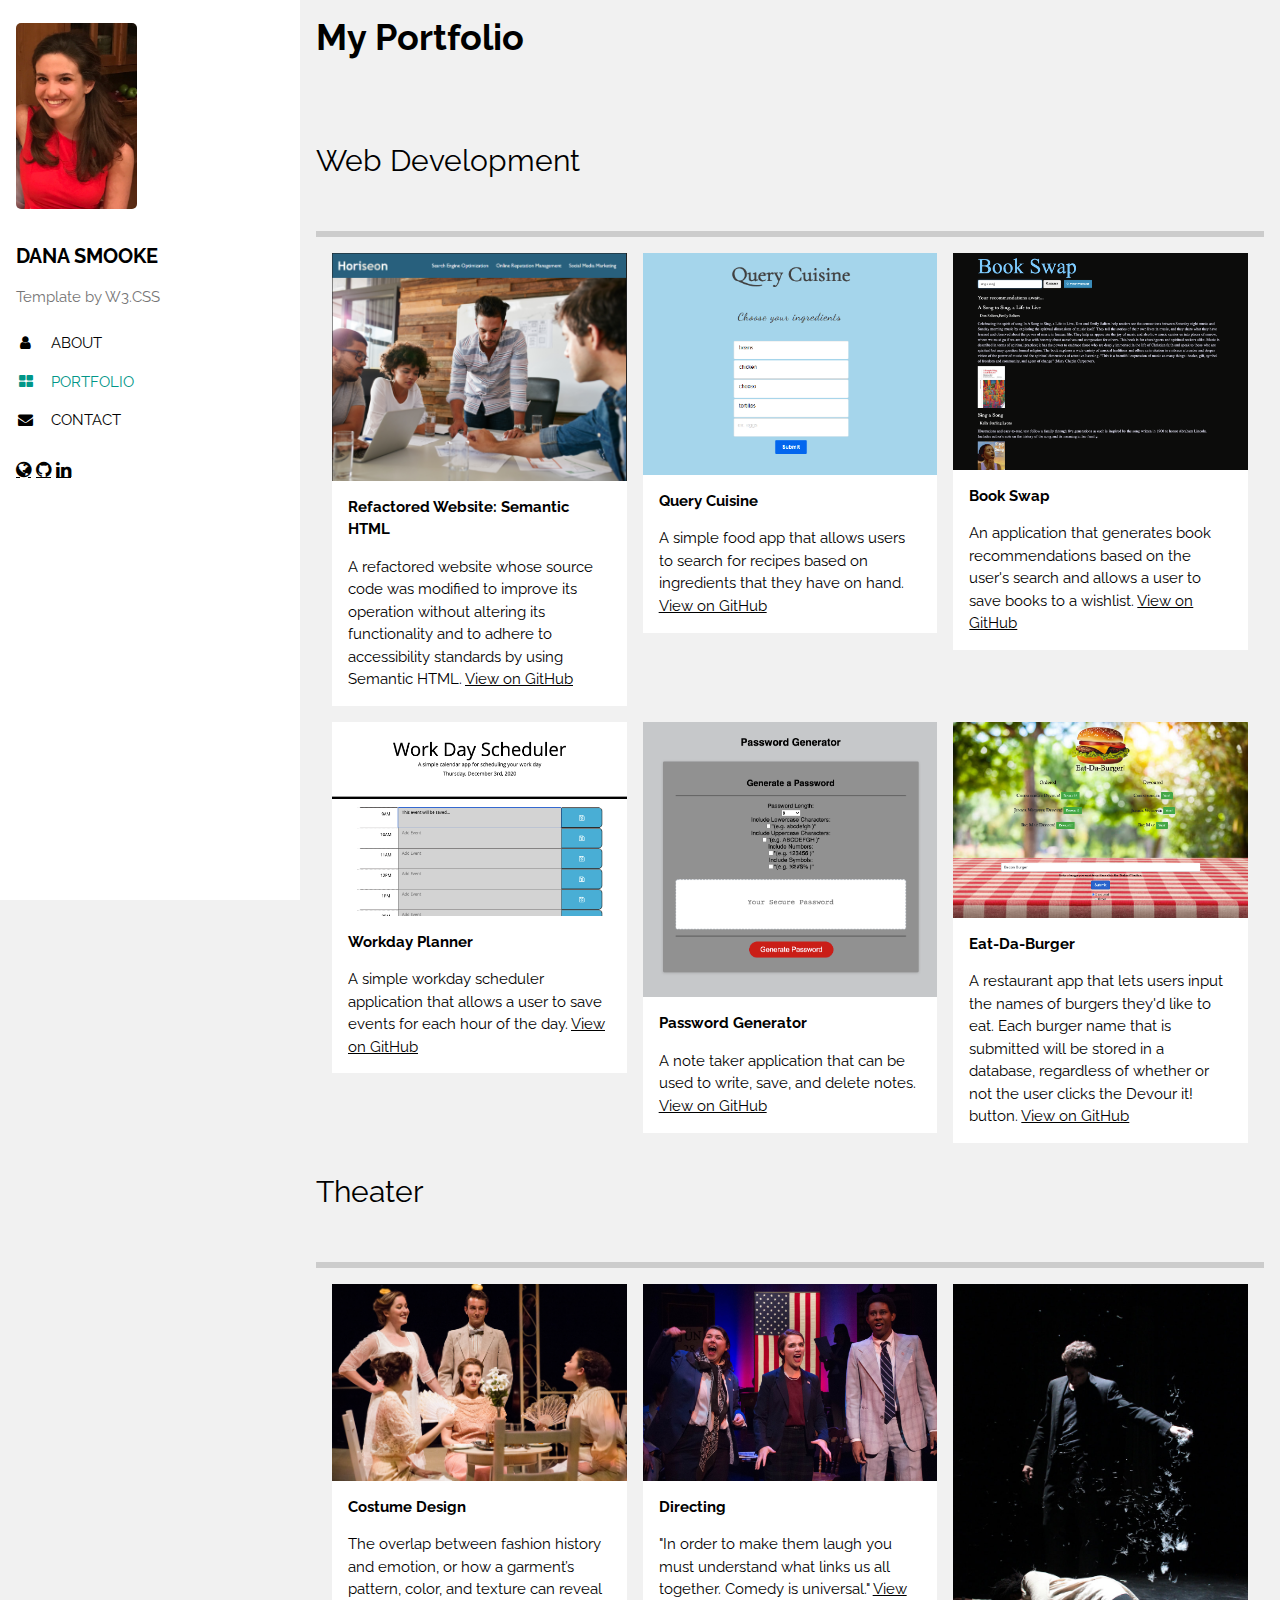
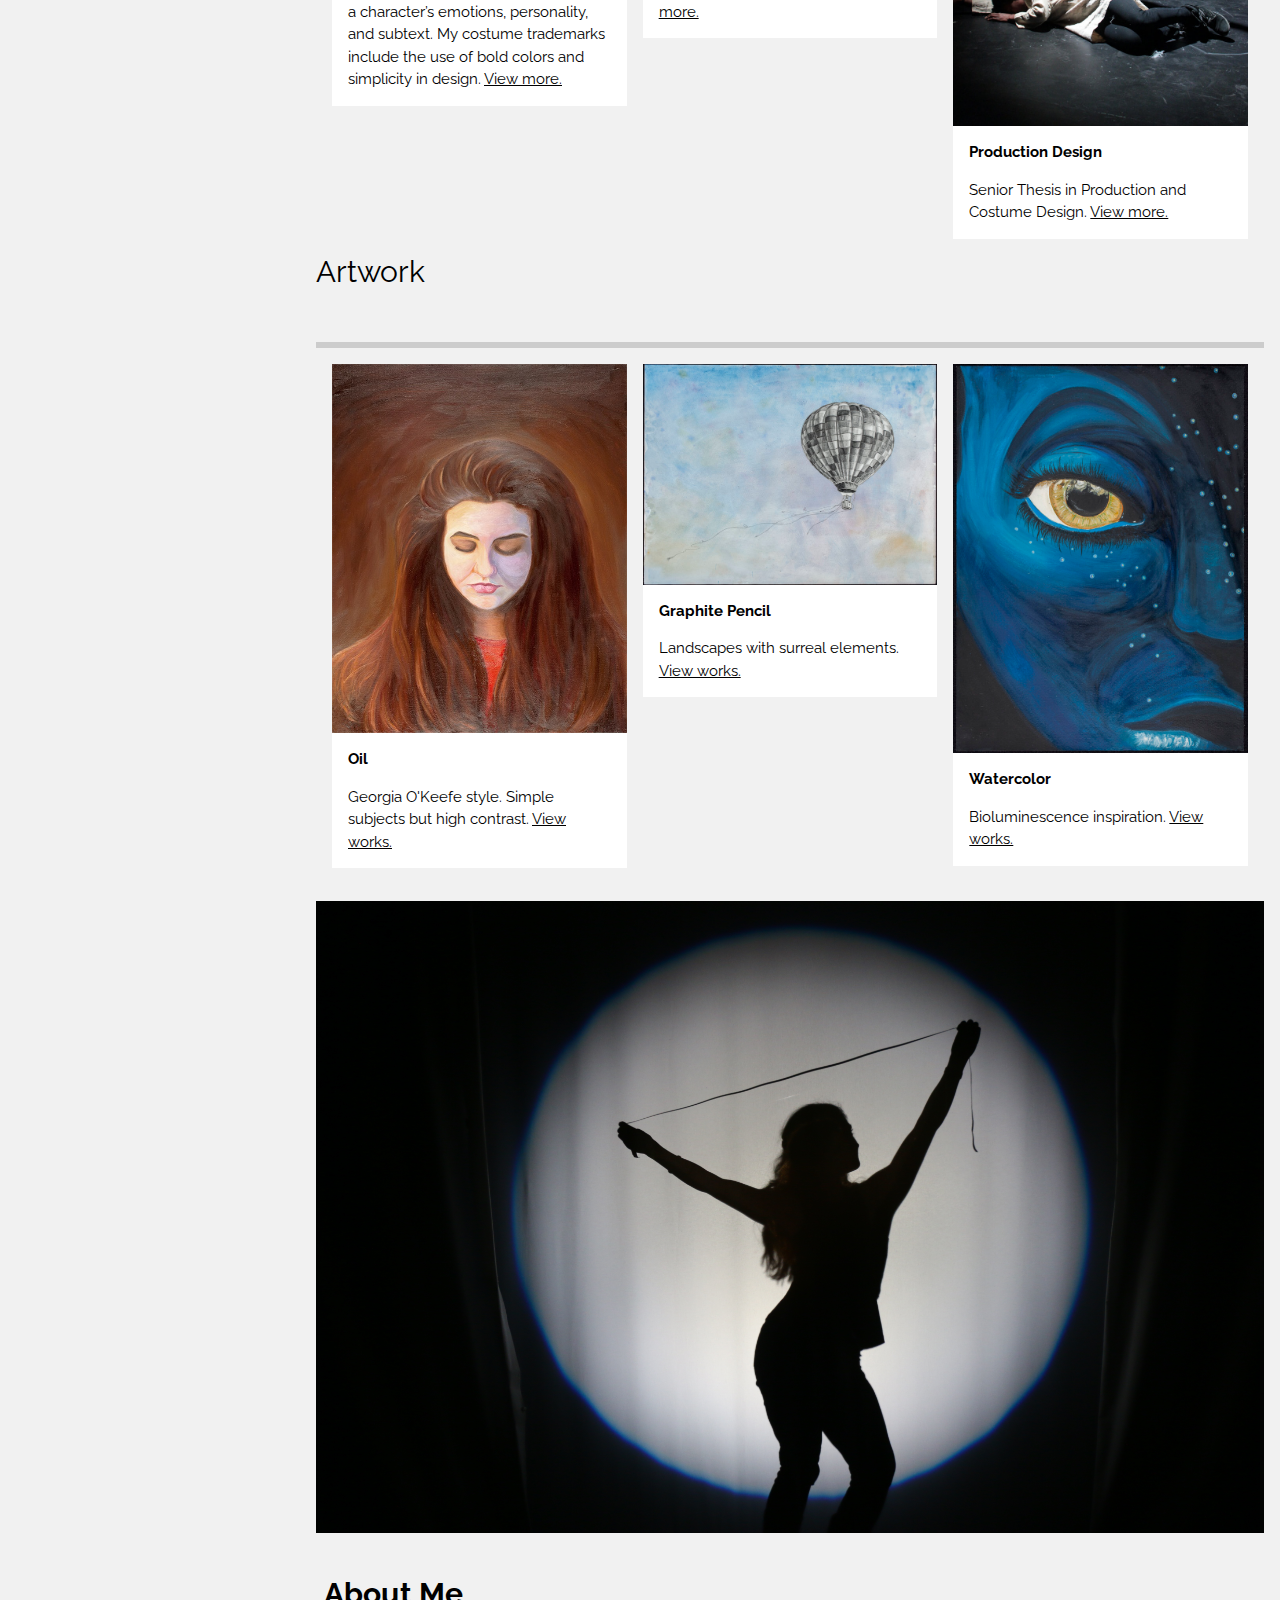
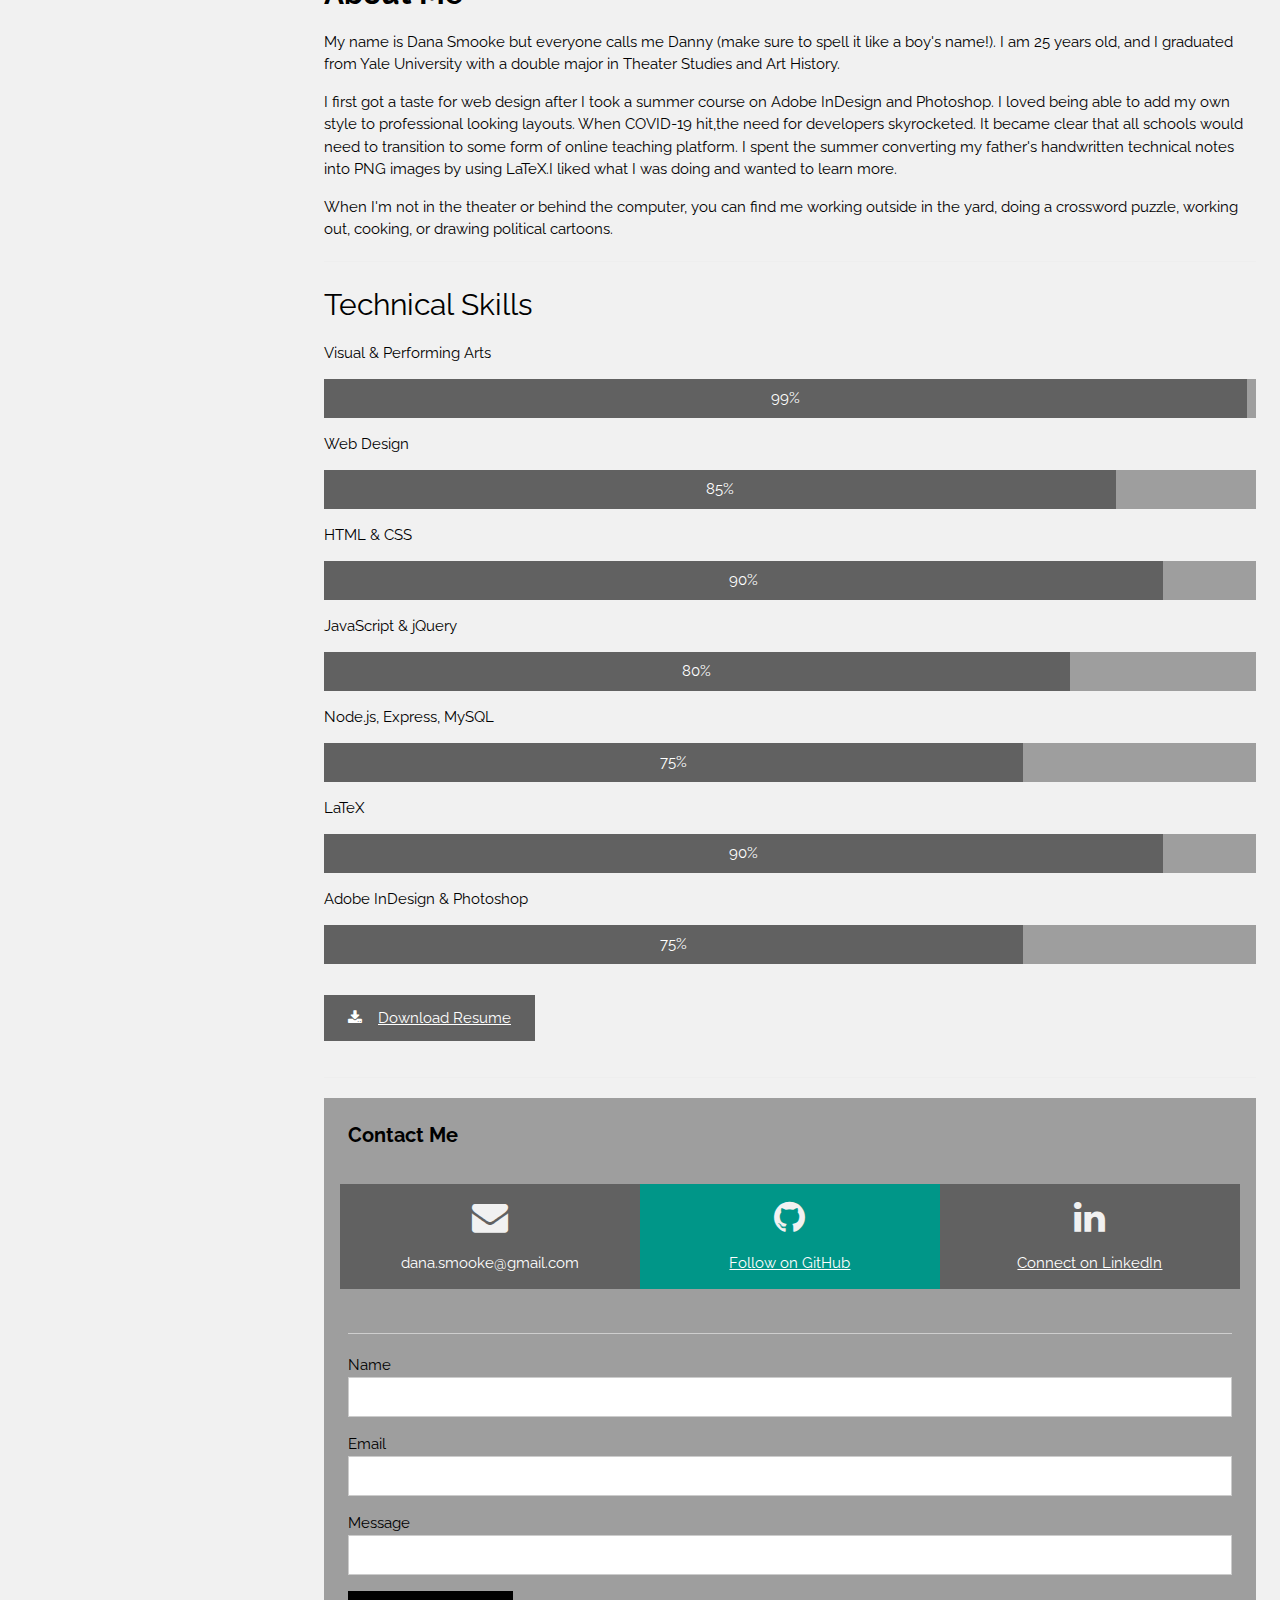
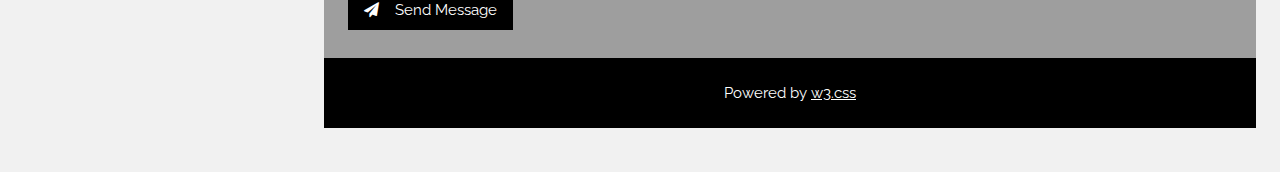
<file: index.html>
<!DOCTYPE html>
<html>
  <title>Dana Smooke</title>
  <meta charset="UTF-8" />
  <meta name="viewport" content="width=device-width, initial-scale=1" />
  <link rel="stylesheet" href="https://www.w3schools.com/w3css/4/w3.css" />
  <link
    rel="stylesheet"
    href="https://fonts.googleapis.com/css?family=Raleway"
  />
  <link
    rel="stylesheet"
    href="https://cdnjs.cloudflare.com/ajax/libs/font-awesome/4.7.0/css/font-awesome.min.css"
  />
  <link rel="stylesheet" href="w3style.css"/>

  <body class="w3-light-grey w3-content" style="max-width: 1600px">
    <!-- Sidebar/menu -->
    <nav class="w3-sidebar w3-collapse w3-white w3-animate-left" id="mySidebar">
      <br />
      <div class="w3-container">
        <a
          href="#"
          onclick="w3_close()"
          class="w3-hide-large w3-right w3-jumbo w3-padding w3-hover-grey"
          title="close menu"
        >
          <i class="fa fa-remove"></i>
        </a>
        <img id="sidebar-img"
          src="imgs/Smooke_Headshot.png"
          class="w3-round"
        /><br /><br />
        <h4><b>DANA SMOOKE</b></h4>
        <p class="w3-text-grey">Template by W3.CSS</p>
      </div>
      <div class="w3-bar-block">
        <a
          href="#about"
          onclick="w3_close()"
          class="w3-bar-item w3-button w3-padding"
          ><i class="fa fa-user fa-fw w3-margin-right"></i>ABOUT</a
        >
        <a
          href="#portfolio"
          onclick="w3_close()"
          class="w3-bar-item w3-button w3-padding w3-text-teal"
          ><i class="fa fa-th-large fa-fw w3-margin-right"></i>PORTFOLIO</a
        >
        <a
          href="#contact"
          onclick="w3_close()"
          class="w3-bar-item w3-button w3-padding"
          ><i class="fa fa-envelope fa-fw w3-margin-right"></i>CONTACT</a
        >
      </div>
      <div class="w3-panel w3-large">
        <i><a
          class="fa fa-globe w3-hover-opacity"
          href="https://www.danasmooke.com/" target="_blank"
        ></a></i>
        <i><a
          class="fa fa-github w3-hover-opacity"
          href="https://github.com/dsmooke"
        ></a></i>
        <i><a
          class="fa fa-linkedin w3-hover-opacity"
          href="https://www.linkedin.com/in/dana-smooke/"
        ></a></i>
      </div>
    </nav>

    <!-- Overlay effect when opening sidebar on small screens -->
    <div
      class="w3-overlay w3-hide-large w3-animate-opacity"
      onclick="w3_close()"
      title="close side menu"
      id="myOverlay"
    ></div>

    <!-- !PAGE CONTENT! -->
    <main class="w3-main" style="margin-left: 300px">
      <!-- Header -->
      <header id="portfolio">
        <a href="#"
          ><img
            src="imgs/Smooke_Headshot.png"
            class="w3-circle w3-right w3-margin w3-hide-large w3-hover-opacity"
            id="avatar"
        /></a>
        <span
          class="w3-button w3-hide-large w3-xxlarge w3-hover-text-grey"
          onclick="w3_open()"
          ><i class="fa fa-bars"></i
        ></span>
        <div class="w3-container">
          <h1><b>My Portfolio</b></h1>
          <div class="w3-section w3-padding-16"></div>
        </div>
      </header>

      <!--Web Development Portfolio-->
      <section class="w3-container">
        <h2 id=web-development>Web Development</h2><div class="w3-section w3-bottombar w3-padding-16"></div>
     
    <!-- First Photo Grid-->
      <div class="w3-row-padding">
        <div class="w3-third w3-container w3-margin-bottom">
          <img
            src="imgs/web-development/refactored-demo.png"
            alt="go-for-launch"
            style="width: 100%"
            class="w3-hover-opacity"
          />
          <div class="w3-container w3-white">
            <p><b>Refactored Website: Semantic HTML</b></p>
            <p>
                A refactored website whose source code was modified to improve its operation without altering its functionality and to adhere to accessibility standards by using Semantic HTML.
                <a href="https://github.com/dsmooke/go-for-launch" target="_blank">View on GitHub</a>
            </p>
          </div>
        </div>
        <div class="w3-third w3-container w3-margin-bottom">
            <img
            src="imgs/web-development/query_cuisine_pic_1.png"
            alt="github-QueryCuisine"
            style="width: 100%"
            class="w3-hover-opacity"
          />
          <div class="w3-container w3-white">
            <p><b>Query Cuisine</b></p>
            <p>
                A simple food app that allows users to search for recipes based on ingredients that they have on hand.
                <a href="https://github.com/dsmooke/Query-Cuisine" target="_blank">View on GitHub</a>
                
            </p>
          </div>
        </div>
        <div class="w3-third w3-container">
          <img
            src="imgs/web-development/bookswap-recs-demo2.png"
            alt="github-BookSwap"
            style="width: 100%"
            class="w3-hover-opacity"
          />
          <div class="w3-container w3-white">
            <p><b>Book Swap</b></p>
            <p>
                An application that generates book recommendations based on the user's search and allows a user to save books to a wishlist.
                <a href="https://github.com/dsmooke/super-duper-bookclub" target="_blank">View on GitHub</a>

            </p>
          </div>
        </div>
      </div>

    <!--Second Photo Grid-->
      <div class="w3-row-padding">
        <div class="w3-third w3-container w3-margin-bottom">
          <img
            src="imgs/web-development/planner-demo.png"
            alt="github-WorkdayPlanner"
            style="width: 100%"
            class="w3-hover-opacity"
          />
          <div class="w3-container w3-white">
            <p><b>Workday Planner</b></p>
            <p>
                A simple workday scheduler application that allows a user to save events for each hour of the day.
                <a href="https://github.com/dsmooke/workday-daily-planner" target="_blank">View on GitHub</a>

            </p>
          </div>
        </div>
      
        <div class="w3-third w3-container w3-margin-bottom">
          <img
            src="imgs/web-development/password-demo.png"
            alt="github-PasswordGenerator"
            style="width: 100%"
            class="w3-hover-opacity"
          />
          <div class="w3-container w3-white">
            <p><b>Password Generator</b></p>
            <p>
              A note taker application that can be used to write, save, and delete notes.
              <a href="https://github.com/dsmooke/password-generator" target="_blank">View on GitHub</a>

            </p>
          </div>
        </div>
        <div class="w3-third w3-container w3-margin-bottom">
            <img
              src="imgs/web-development/burger-demo.png"
              alt="github-Burger"
              style="width: 100%"
              class="w3-hover-opacity"
            />
            <div class="w3-container w3-white">
              <p><b>Eat-Da-Burger</b></p>
              <p>
                A restaurant app that lets users input the names of burgers they'd like to eat. Each burger name that is submitted will be stored in a database, regardless of whether or not the user clicks the Devour it! button.
              <a href="https://github.com/dsmooke/burger" target="_blank">View on GitHub</a>
              
              </p>
            </div>
          </div>
      </div>
      </section>

      <!--Theater Portfolio-->
      <section class="w3-container">
      <h2 id=web-development>Theater</h2><div class="w3-section w3-bottombar w3-padding-16"></div>
      <!-- Third Photo Grid-->
      <div class="w3-row-padding">
        <div class="w3-third w3-container w3-margin-bottom">
          <img
            src="imgs/theater/Tenn_6.jpg"
            alt="thst-costumes"
            style="width: 100%"
            class="w3-hover-opacity"
          />
          <div class="w3-container w3-white">
            <p><b>Costume Design</b></p>
            <p>
                The overlap between fashion history and emotion, or how a garment’s pattern, color, and texture can reveal a character’s emotions, personality, and subtext. My costume trademarks include the use of bold colors and simplicity in design.
                <a href="https://www.danasmooke.com/theaterportfolio" target="_blank">View more.</a>

                
            </p>
          </div>
        </div>
        <div class="w3-third w3-container w3-margin-bottom">
          <img
            src="imgs/theater/1776.jpg"
            alt="thst-directing"
            style="width: 100%"
            class="w3-hover-opacity"
          />
          <div class="w3-container w3-white">
            <p><b>Directing</b></p>
            <p>
              "In order to make them laugh you must understand what links us all together. Comedy is universal."
              <a href="https://www.danasmooke.com/theaterportfolio" target="_blank">View more.</a>

          </div>
        </div>
        
        <div class="w3-third w3-container">
          <img
            src="imgs/theater/macbeth-prod2.jpg"
            alt="thst-production"
            style="width: 100%"
            class="w3-hover-opacity"
          />
          <div class="w3-container w3-white">
            <p><b>Production Design</b></p>
            <p>
              Senior Thesis in Production and Costume Design.
              <a href="https://www.danasmooke.com/theaterportfolio" target="_blank">View more.</a>

            </p>
          </div>
        </div>
      </div>
      </section>

      <!--Artwork Portfolio-->
      <section class="w3-container">
        <h2 id=arts>Artwork</h2><div class="w3-section w3-bottombar w3-padding-16"></div>
      <!--Fourth Photo Grid-->
      <div class="w3-row-padding">
        <div class="w3-third w3-container w3-margin-bottom">
          <img
            src="imgs/artwork/self-portrait.jpg"
            alt="art-oil"
            style="width: 100%"
            class="w3-hover-opacity"
          />
          <div class="w3-container w3-white">
            <p><b>Oil</b></p>
            <p>
                Georgia O'Keefe style. Simple
                subjects but high contrast.
                
                <a href="https://www.danasmooke.com/art-portfolio-1#/oil/" target="_blank">View works.</a>
                
            </p>
          </div>
        </div>
      
        <div class="w3-third w3-container w3-margin-bottom">
          <img
            src="imgs/artwork/art-pencil.jpg"
            alt="art-pencil"
            style="width: 100%"
            class="w3-hover-opacity"
          />
          <div class="w3-container w3-white">
            <p><b>Graphite Pencil</b></p>
            <p>
                Landscapes with surreal elements.

                <a href="https://www.danasmooke.com/art-portfolio-1#/watercolor/" target="_blank">View works.</a>

            </p>
          </div>
        </div>
        <div class="w3-third w3-container w3-margin-bottom">
            <img
              src="imgs/artwork/art-watercolor.jpg"
              alt="art-oil"
              style="width: 100%"
              class="w3-hover-opacity"
            />
            <div class="w3-container w3-white">
              <p><b>Watercolor</b></p>
              <p>
                Bioluminescence inspiration.

                <a href="https://www.danasmooke.com/art-portfolio-1#/watercolor-1/" target="_blank">View works.</a>

              </p>
            </div>
          </div>
      </div>
      </section>

      <!-- Pagination -->
      <!-- <div class="w3-center w3-padding-32">
        <div class="w3-bar">
          <a href="#" class="w3-bar-item w3-button w3-hover-black">«</a>
          <a href="#" class="w3-bar-item w3-black w3-button">1</a>
          <a href="#" class="w3-bar-item w3-button w3-hover-black">2</a>
          <a href="#" class="w3-bar-item w3-button w3-hover-black">3</a>
          <a href="#" class="w3-bar-item w3-button w3-hover-black">4</a>
          <a href="#" class="w3-bar-item w3-button w3-hover-black">»</a>
        </div>
      </div> -->

      
      <!-- Images of Me -->
      <div class="w3-row-padding w3-padding-16" id="about">
        <!-- <div class="w3-col m6">
          <img src="imgs/Smooke_Headshot.png" alt="Me" style="width: 100%" />
        </div> -->
        <div class="w3-col m12">
          <img src="imgs/theater/silhouette.JPG" alt="Me" style="width: 100%" />
        </div>
      </div>

      <!--About Me-->
      <section id=aboutMe>
      <div class="w3-container w3-padding-large" style="margin-bottom: 32px">
        <h2><b>About Me</b></h2>
        <p>
            My name is Dana Smooke but everyone calls me Danny (make sure to spell it like a boy's name!). I am 25 years old, and I graduated from Yale University with a double major in Theater Studies and Art History. 
            
        <p>
            I first got a taste for web design after I took a summer course on Adobe InDesign and Photoshop. I loved being able to add my own style to professional looking layouts.

            When COVID-19 hit,the need for developers skyrocketed. It became clear that all schools would need to transition to some form of online teaching platform. I spent the summer converting my father's handwritten technical notes into PNG images by using LaTeX.I liked what I was doing and wanted to learn more.</p>

          <p>
            When I'm not in the theater or behind the computer, you can find me working outside in the yard, doing a crossword puzzle, working out, cooking, or drawing political cartoons.</p>
        </p>
        <hr />

        <!--Technical Skills-->
      <section id="techSkills">
        <h2>Technical Skills</h3>
        <!-- Progress bars / Skills --> 
         <p>Visual & Performing Arts</p>
        <div class="w3-grey">
          <div
            class="w3-container w3-dark-grey w3-padding w3-center"
            style="width: 99%"
          >
            99%
          </div>
        </div>
        <p>Web Design</p>
        <div class="w3-grey">
          <div
            class="w3-container w3-dark-grey w3-padding w3-center"
            style="width: 85%"
          >
            85%
          </div>
        </div>
        <p>HTML & CSS</p>
        <div class="w3-grey">
          <div
            class="w3-container w3-dark-grey w3-padding w3-center"
            style="width: 90%"
          >
            90%
          </div>
        </div>
        <p>JavaScript & jQuery</p>
        <div class="w3-grey">
          <div
            class="w3-container w3-dark-grey w3-padding w3-center"
            style="width: 80%"
          >
            80%
          </div>
        </div>
        <p>Node.js, Express, MySQL</p>
        <div class="w3-grey">
          <div
            class="w3-container w3-dark-grey w3-padding w3-center"
            style="width: 75%"
          >
            75%
          </div>
        </div>
        <p>LaTeX</p>
        <div class="w3-grey">
          <div
            class="w3-container w3-dark-grey w3-padding w3-center"
            style="width: 90%"
          >
            90%
          </div>
        </div>
        <p>Adobe InDesign & Photoshop</p>
        <div class="w3-grey">
          <div
            class="w3-container w3-dark-grey w3-padding w3-center"
            style="width: 75%"
          >
            75%
          </div>
        </div>
       
        <!--Download Resume-->
        <p>
          <a></a><button class="w3-button w3-dark-grey w3-padding-large w3-margin-top w3-margin-bottom"><a  href="imgs/Coding Resume_DSmooke.pdf" download="codingResumeDsmooke"><i class="fa fa-download w3-margin-right" ></i>Download Resume
          </button></a>
        </p>
        <hr />

      </section>
    

      <!-- Contact Section -->
      <div class="w3-container w3-padding-large w3-grey">
        <h4 id="contact"><b>Contact Me</b></h4>
        <div
          class="w3-row-padding w3-center w3-padding-24"
          style="margin: 0 -16px"
        >
          <div class="w3-third w3-dark-grey">
            <p><i class="fa fa-envelope w3-xxlarge w3-text-light-grey"></i></p>
            <p>dana.smooke@gmail.com</p>
          </div>
          <div class="w3-third w3-teal">
            <p>
              <i class="fa fa-github w3-xxlarge w3-text-light-grey"></i>
            </p>
            <p><a href="https://github.com/dsmooke" target="_blank">Follow on GitHub</a></p>
          </div>
          <div class="w3-third w3-dark-grey">
            <p><i class="fa fa-linkedin w3-xxlarge w3-text-light-grey"></i></p>
            <p><a href="https://www.linkedin.com/in/dana-smooke/" target="_blank">Connect on LinkedIn</a></p>
          </div>
        </div>
        <hr class="w3-opacity" />
        <form action="/action_page.php" target="_blank">
          <div class="w3-section">
            <label>Name</label>
            <input
              class="w3-input w3-border"
              type="text"
              name="Name"
              required
            />
          </div>
          <div class="w3-section">
            <label>Email</label>
            <input
              class="w3-input w3-border"
              type="text"
              name="Email"
              required
            />
          </div>
          <div class="w3-section">
            <label>Message</label>
            <input
              class="w3-input w3-border"
              type="text"
              name="Message"
              required
            />
          </div>
          <button type="submit" class="w3-button w3-black w3-margin-bottom">
            <i class="fa fa-paper-plane w3-margin-right"></i>Send Message
          </button>
        </form>
      </div>

      <!-- Footer -->
      <!-- <footer class="w3-container w3-padding-32 w3-dark-grey">
        <div class="w3-row-padding">
          <div class="w3-third">
            <h3>FOOTER</h3>
            <p>
              Praesent tincidunt sed tellus ut rutrum. Sed vitae justo
              condimentum, porta lectus vitae, ultricies congue gravida diam non
              fringilla.
            </p>
            <p>
              Powered by
              <a
                href="https://www.w3schools.com/w3css/default.asp"
                target="_blank"
                >w3.css</a
              >
            </p>
          </div>

          <div class="w3-third">
            <h3>BLOG POSTS</h3>
            <ul class="w3-ul w3-hoverable">
              <li class="w3-padding-16">
                <img
                  src="/w3images/workshop.jpg"
                  class="w3-left w3-margin-right"
                  style="width: 50px"
                />
                <span class="w3-large">Lorem</span><br />
                <span>Sed mattis nunc</span>
              </li>
              <li class="w3-padding-16">
                <img
                  src="/w3images/gondol.jpg"
                  class="w3-left w3-margin-right"
                  style="width: 50px"
                />
                <span class="w3-large">Ipsum</span><br />
                <span>Praes tinci sed</span>
              </li>
            </ul>
          </div>

          <div class="w3-third">
            <h3>POPULAR TAGS</h3>
            <p>
              <span class="w3-tag w3-black w3-margin-bottom">Travel</span>
              <span class="w3-tag w3-grey w3-small w3-margin-bottom"
                >New York</span
              >
              <span class="w3-tag w3-grey w3-small w3-margin-bottom"
                >London</span
              >
            </p>
          </div>
        </div>
      </footer> -->

      <div class="w3-black w3-center w3-padding-24">
        Powered by
        <a
          href="https://www.w3schools.com/w3css/default.asp"
          title="W3.CSS"
          target="_blank"
          class="w3-hover-opacity"
          >w3.css</a
        >
      </div>

      <!-- End page content -->
    </main>

    <script>
      // Script to open and close sidebar
      function w3_open() {
        document.getElementById("mySidebar").style.display = "block";
        document.getElementById("myOverlay").style.display = "block";
      }

      function w3_close() {
        document.getElementById("mySidebar").style.display = "none";
        document.getElementById("myOverlay").style.display = "none";
      }
    </script>
  </body>
</html>
</file>
<file: w3style.css>
body,
h1,
h2,
h3,
h4,
h5,
h6 {
  font-family: "Raleway", sans-serif;
}

#mySidebar {
  z-index: 3;
  width: 300px;
}

#sidebar-img {
  border-radius: 5px;
}
.w3-round {
  width: 45%;
}

#avatar {
  width: 65px;
}

#myOverlay {
  cursor: pointer;
}
</file>
